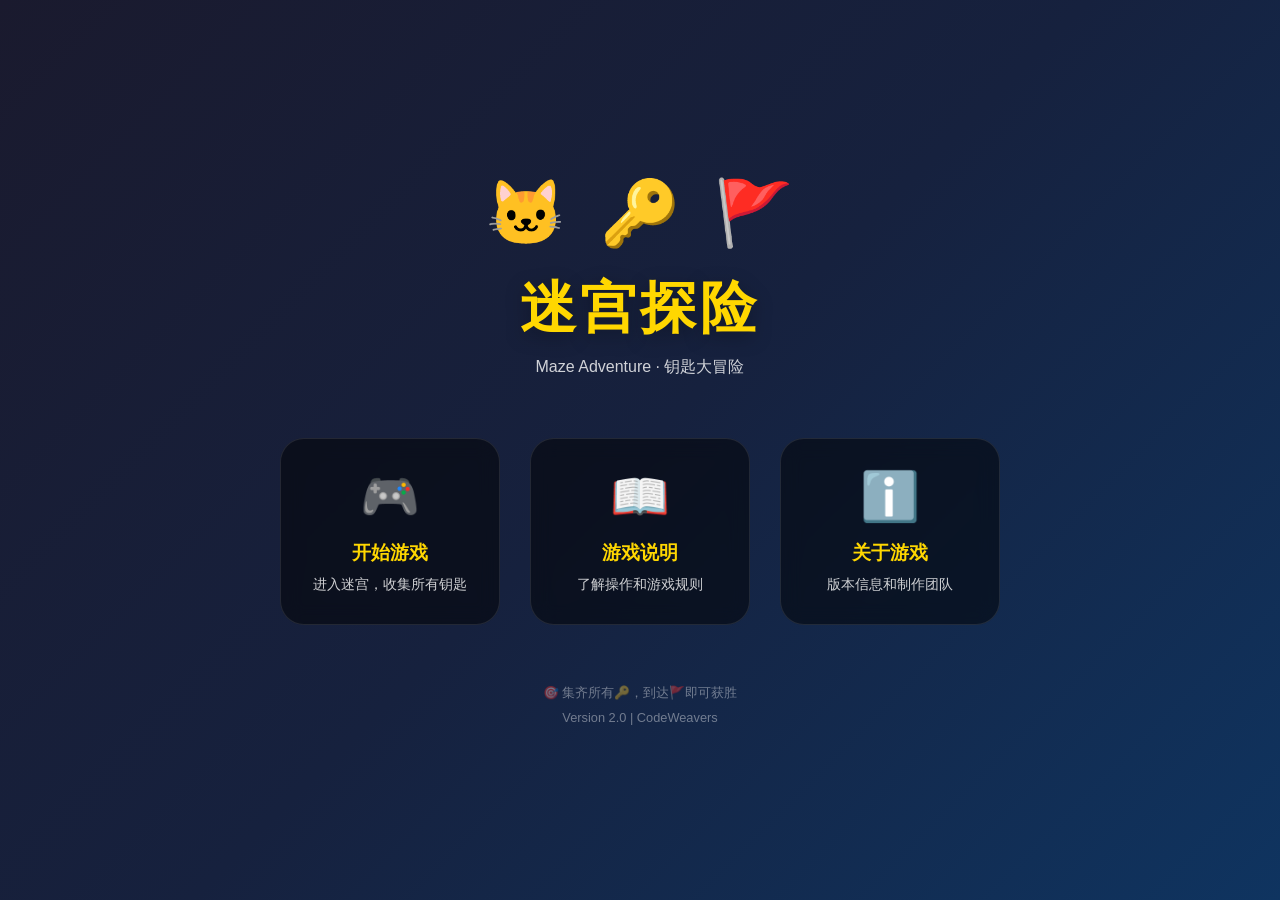
<file: frontend/index.html>
<!DOCTYPE html>
<html lang="zh-CN">
<head>
    <meta charset="UTF-8">
    <meta name="viewport" content="width=device-width, initial-scale=1.0, user-scalable=no">
    <title>迷宫探险 - 主界面</title>
    <link rel="stylesheet" href="style.css">
</head>
<body class="home-page">
    <!-- 主菜单容器 -->
    <div class="home-container">
        <!-- 标题区域 -->
        <div class="home-header">
            <div class="logo">
                <span class="logo-icon">🐱</span>
                <span class="logo-icon">🔑</span>
                <span class="logo-icon">🚩</span>
            </div>
            <h1 class="game-title">迷宫探险</h1>
            <p class="game-subtitle">Maze Adventure · 钥匙大冒险</p>
        </div>

        <!-- 菜单卡片 -->
        <div class="menu-cards">
            <div class="menu-card" id="start-game-btn">
                <div class="card-icon">🎮</div>
                <h3>开始游戏</h3>
                <p>进入迷宫，收集所有钥匙</p>
                <span class="card-arrow">→</span>
            </div>

            <div class="menu-card" id="how-to-play-btn">
                <div class="card-icon">📖</div>
                <h3>游戏说明</h3>
                <p>了解操作和游戏规则</p>
                <span class="card-arrow">→</span>
            </div>

            <div class="menu-card" id="about-btn">
                <div class="card-icon">ℹ️</div>
                <h3>关于游戏</h3>
                <p>版本信息和制作团队</p>
                <span class="card-arrow">→</span>
            </div>
        </div>

        <!-- 底部信息 -->
        <footer class="home-footer">
            <p>🎯 集齐所有🔑，到达🚩即可获胜</p>
            <p class="version">Version 2.0 | CodeWeavers</p>
        </footer>
    </div>

    <!-- 游戏说明弹窗 -->
    <div class="modal" id="howto-modal">
        <div class="modal-content">
            <div class="modal-header">
                <h2>📖 游戏说明</h2>
                <button class="modal-close">&times;</button>
            </div>
            <div class="modal-body">
                <h3>🎯 游戏目标</h3>
                <p>在迷宫中收集所有🔑钥匙，然后到达🚩终点旗帜即可获胜！</p>
                
                <h3>🎮 操作方式</h3>
                <div class="controls-demo">
                    <div class="key-demo"><kbd>W</kbd> <span>⬆️ 向上</span></div>
                    <div class="key-demo"><kbd>S</kbd> <span>⬇️ 向下</span></div>
                    <div class="key-demo"><kbd>A</kbd> <span>⬅️ 向左</span></div>
                    <div class="key-demo"><kbd>D</kbd> <span>➡️ 向右</span></div>
                </div>
                
                <h3>📦 游戏元素</h3>
                <ul class="element-list">
                    <li><span class="elem">🐱</span> 玩家角色</li>
                    <li><span class="elem">█</span> 墙壁（不可通行）</li>
                    <li><span class="elem">🔑</span> 钥匙（需要收集）</li>
                    <li><span class="elem">🚩</span> 终点（集齐钥匙后可进入）</li>
                </ul>
            </div>
        </div>
    </div>

    <!-- 关于弹窗 -->
    <div class="modal" id="about-modal">
        <div class="modal-content">
            <div class="modal-header">
                <h2>ℹ️ 关于游戏</h2>
                <button class="modal-close">&times;</button>
            </div>
            <div class="modal-body">
                <h3>迷宫探险</h3>
                <p>一款基于递归回溯算法生成的随机迷宫游戏。</p>
                <p>每局迷宫都是独一无二的挑战！</p>
                
                <h3>技术栈</h3>
                <ul>
                    <li>🐍 Python Flask 后端</li>
                    <li>🎨 原生 HTML/CSS/JS 前端</li>
                    <li>🐳 Docker 容器化部署</li>
                </ul>
                
                <h3>制作团队</h3>
                <p>CodeWeavers 小队</p>
                <p class="team-members">谢依 · 郑淑婷 · 徐雨萱</p>
            </div>
        </div>
    </div>

    <script src="main.js"></script>
</body>
</html>
</file>
<file: frontend/style.css>
/* ========== 全局变量 ========== */
:root {
    --primary: #ffd700;
    --primary-dark: #ffaa00;
    --bg-dark: #1a1a2e;
    --bg-card: rgba(0, 0, 0, 0.5);
    --text-light: rgba(255, 255, 255, 0.8);
}

* {
    margin: 0;
    padding: 0;
    box-sizing: border-box;
}

body {
    font-family: 'Segoe UI', 'Microsoft YaHei', sans-serif;
    min-height: 100vh;
    background: linear-gradient(135deg, #1a1a2e 0%, #16213e 50%, #0f3460 100%);
}

/* ========== 主界面样式 ========== */
.home-container {
    max-width: 1200px;
    margin: 0 auto;
    padding: 40px 20px;
    min-height: 100vh;
    display: flex;
    flex-direction: column;
    justify-content: center;
}

.home-header {
    text-align: center;
    margin-bottom: 60px;
}

.logo {
    margin-bottom: 20px;
}

.logo-icon {
    font-size: 4rem;
    display: inline-block;
    margin: 0 15px;
    animation: float 2s ease infinite;
}

.logo-icon:nth-child(2) { animation-delay: 0.3s; }
.logo-icon:nth-child(3) { animation-delay: 0.6s; }

@keyframes float {
    0%, 100% { transform: translateY(0); }
    50% { transform: translateY(-10px); }
}

.game-title {
    font-size: 3.5rem;
    color: var(--primary);
    text-shadow: 0 5px 20px rgba(0, 0, 0, 0.3);
    letter-spacing: 4px;
}

.game-subtitle {
    color: var(--text-light);
    font-size: 1rem;
    margin-top: 10px;
}

/* 菜单卡片 */
.menu-cards {
    display: flex;
    flex-wrap: wrap;
    justify-content: center;
    gap: 30px;
    margin-bottom: 60px;
}

.menu-card {
    background: var(--bg-card);
    backdrop-filter: blur(10px);
    border-radius: 24px;
    padding: 30px;
    width: 220px;
    text-align: center;
    cursor: pointer;
    transition: all 0.3s ease;
    border: 1px solid rgba(255, 255, 255, 0.1);
    position: relative;
}

.menu-card:hover {
    transform: translateY(-5px);
    border-color: var(--primary);
    box-shadow: 0 15px 40px rgba(0, 0, 0, 0.3);
}

.card-icon {
    font-size: 3rem;
    margin-bottom: 15px;
}

.menu-card h3 {
    color: var(--primary);
    margin-bottom: 10px;
}

.menu-card p {
    color: var(--text-light);
    font-size: 0.85rem;
}

.card-arrow {
    position: absolute;
    bottom: 15px;
    right: 20px;
    color: var(--primary);
    opacity: 0;
    transition: opacity 0.3s;
}

.menu-card:hover .card-arrow {
    opacity: 1;
}

.home-footer {
    text-align: center;
    color: rgba(255, 255, 255, 0.4);
    font-size: 0.8rem;
}

.version {
    margin-top: 8px;
}

/* 弹窗 */
.modal {
    display: none;
    position: fixed;
    top: 0;
    left: 0;
    width: 100%;
    height: 100%;
    background: rgba(0, 0, 0, 0.8);
    z-index: 1000;
    justify-content: center;
    align-items: center;
}

.modal.show {
    display: flex;
}

.modal-content {
    background: #1e2a3a;
    border-radius: 24px;
    max-width: 500px;
    width: 90%;
    max-height: 80vh;
    overflow-y: auto;
    animation: modalIn 0.3s ease;
}

@keyframes modalIn {
    from {
        opacity: 0;
        transform: scale(0.9);
    }
    to {
        opacity: 1;
        transform: scale(1);
    }
}

.modal-header {
    display: flex;
    justify-content: space-between;
    align-items: center;
    padding: 20px;
    border-bottom: 1px solid rgba(255, 255, 255, 0.1);
}

.modal-header h2 {
    color: var(--primary);
}

.modal-close {
    background: none;
    border: none;
    font-size: 2rem;
    color: white;
    cursor: pointer;
}

.modal-body {
    padding: 20px;
    color: var(--text-light);
}

.modal-body h3 {
    color: var(--primary);
    margin: 15px 0 10px;
}

.controls-demo {
    display: flex;
    gap: 15px;
    flex-wrap: wrap;
}

.key-demo {
    display: flex;
    align-items: center;
    gap: 10px;
}

.element-list {
    list-style: none;
}

.element-list li {
    padding: 5px 0;
    display: flex;
    align-items: center;
    gap: 10px;
}

.elem {
    font-size: 1.2rem;
    width: 40px;
    display: inline-block;
}

.team-members {
    color: var(--primary);
    margin-top: 5px;
}

/* ========== 游戏界面样式 ========== */
.game-page {
    padding: 15px;
}

.game-wrapper {
    max-width: 1400px;
    margin: 0 auto;
    background: rgba(0, 0, 0, 0.3);
    border-radius: 24px;
    backdrop-filter: blur(5px);
    min-height: calc(100vh - 30px);
    display: flex;
    flex-direction: column;
}

/* 顶部栏 */
.game-header {
    display: flex;
    justify-content: space-between;
    align-items: center;
    padding: 15px 25px;
    background: rgba(0, 0, 0, 0.4);
    border-radius: 20px 20px 0 0;
    flex-wrap: wrap;
    gap: 15px;
}

.back-btn {
    background: rgba(255, 255, 255, 0.1);
    border: none;
    color: white;
    padding: 8px 16px;
    border-radius: 20px;
    cursor: pointer;
    transition: all 0.3s;
}

.back-btn:hover {
    background: rgba(255, 255, 255, 0.2);
}

.game-title-bar {
    font-size: 1.2rem;
    color: var(--primary);
    display: flex;
    align-items: center;
    gap: 10px;
}

.key-display {
    background: rgba(0, 0, 0, 0.5);
    padding: 5px 15px;
    border-radius: 30px;
    font-size: 1.3rem;
}

.key-count {
    color: var(--primary);
    font-weight: bold;
}

/* 主内容区 */
.game-main-flex {
    display: flex;
    flex: 1;
    gap: 20px;
    padding: 20px;
    flex-wrap: wrap;
}

/* 迷宫容器 - 自适应 */
.maze-canvas-container {
    flex: 3;
    min-width: 280px;
    background: #1a2a3a;
    border-radius: 20px;
    padding: 15px;
    display: flex;
    justify-content: center;
    align-items: center;
}

.maze-wrapper {
    overflow: auto;
    display: flex;
    justify-content: center;
    align-items: center;
    width: 100%;
    min-height: 400px;
    max-height: 70vh;
}

#maze-canvas {
    display: block;
    box-shadow: 0 5px 20px rgba(0, 0, 0, 0.3);
    border-radius: 8px;
}

/* 右侧边栏 */
.game-sidebar {
    flex: 1;
    min-width: 220px;
    display: flex;
    flex-direction: column;
    gap: 15px;
}

.progress-section {
    background: rgba(0, 0, 0, 0.4);
    border-radius: 16px;
    padding: 15px;
}

.progress-label {
    display: flex;
    justify-content: space-between;
    margin-bottom: 10px;
    color: var(--text-light);
    font-size: 0.85rem;
}

.progress-bar {
    background: rgba(255, 255, 255, 0.2);
    border-radius: 10px;
    height: 10px;
    overflow: hidden;
}

.progress-fill {
    background: linear-gradient(90deg, var(--primary), var(--primary-dark));
    width: 0%;
    height: 100%;
    transition: width 0.3s;
}

.status-card {
    background: rgba(0, 0, 0, 0.4);
    border-radius: 16px;
    padding: 15px;
    display: flex;
    align-items: center;
    gap: 12px;
}

.status-icon {
    font-size: 1.5rem;
}

.status-message {
    flex: 1;
    font-size: 0.85rem;
    color: #a8dadc;
}

.action-buttons {
    display: flex;
    gap: 10px;
}

.action-btn {
    flex: 1;
    padding: 10px;
    border: none;
    border-radius: 12px;
    cursor: pointer;
    font-weight: bold;
    transition: all 0.3s;
}

.action-btn.primary {
    background: linear-gradient(135deg, var(--primary), var(--primary-dark));
    color: #1a1a2e;
}

.action-btn.secondary {
    background: rgba(255, 255, 255, 0.1);
    color: white;
}

.action-btn:hover {
    transform: translateY(-2px);
}

.controls-card {
    background: rgba(0, 0, 0, 0.4);
    border-radius: 16px;
    padding: 15px;
}

.controls-title {
    color: var(--primary);
    margin-bottom: 12px;
    font-size: 0.9rem;
}

.controls-grid {
    display: grid;
    grid-template-columns: repeat(2, 1fr);
    gap: 10px;
}

.control-item {
    display: flex;
    align-items: center;
    gap: 10px;
    color: var(--text-light);
    font-size: 0.85rem;
}

kbd {
    background: #2c3e50;
    padding: 4px 10px;
    border-radius: 6px;
    font-weight: bold;
    color: var(--primary);
}

.game-footer-bar {
    padding: 12px;
    text-align: center;
    color: rgba(255, 255, 255, 0.5);
    font-size: 0.75rem;
    background: rgba(0, 0, 0, 0.3);
    border-radius: 0 0 20px 20px;
}

/* 响应式 */
@media (max-width: 768px) {
    .game-main-flex {
        flex-direction: column;
    }
    
    .game-sidebar {
        flex-direction: row;
        flex-wrap: wrap;
    }
    
    .progress-section {
        flex: 2;
    }
    
    .status-card {
        flex: 2;
    }
    
    .action-buttons {
        flex: 1;
    }
    
    .controls-card {
        flex: 100%;
    }
    
    .controls-grid {
        grid-template-columns: repeat(4, 1fr);
    }
    
    .game-title {
        font-size: 2rem;
    }
    
    .logo-icon {
        font-size: 2.5rem;
    }
}

@media (max-width: 480px) {
    .controls-grid {
        grid-template-columns: repeat(2, 1fr);
    }
    
    .game-header {
        flex-direction: column;
        text-align: center;
    }
}
</file>
